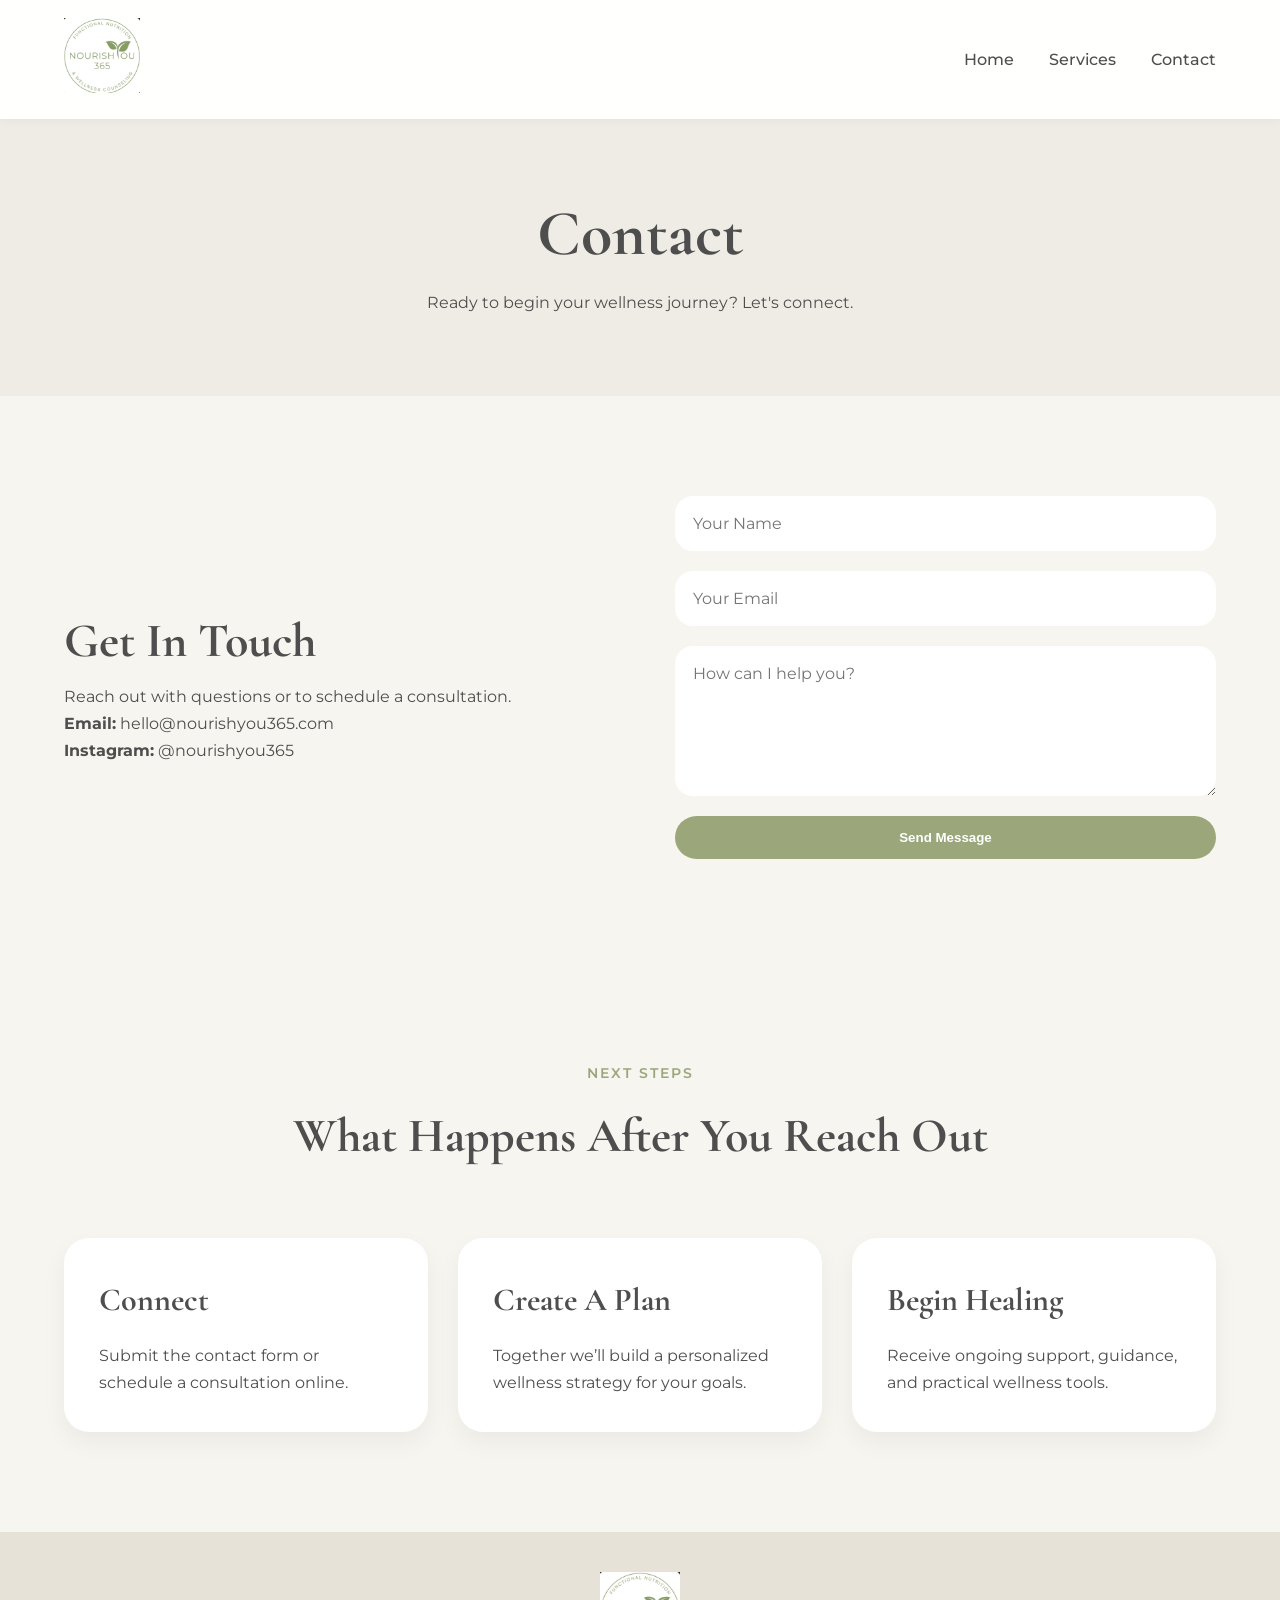
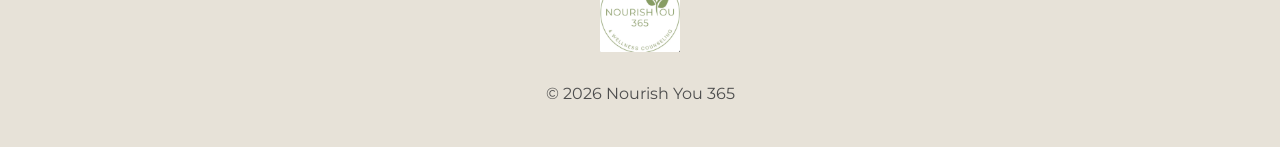
<file: contact.html>
<!DOCTYPE html>
<html lang="en">

<head>
    <meta charset="UTF-8">
    <meta name="viewport" content="width=device-width, initial-scale=1.0">
    <title>Contact | Nourish You 365</title>

    <link rel="stylesheet" href="style.css">

    <link rel="preconnect" href="https://fonts.googleapis.com">
    <link
        href="https://fonts.googleapis.com/css2?family=Cormorant+Garamond:wght@400;500;600;700&family=Montserrat:wght@300;400;500;600&display=swap"
        rel="stylesheet">
</head>

<body>

    <header class="navbar">

        <div class="container nav-container">

            <a href="index.html" class="logo">
                <img src="images/logo.png" alt="Nourish You 365 logo">
            </a>

            <nav>

                <ul class="nav-links">

                    <li><a href="index.html">Home</a></li>
                    <li><a href="services.html">Services</a></li>
                    <li><a href="contact.html">Contact</a></li>

                </ul>

            </nav>

            <div class="hamburger" id="hamburger">

                <span></span>
                <span></span>
                <span></span>

            </div>

        </div>

    </header>

    <section class="page-hero">

        <div class="container">

            <h1>Contact</h1>

            <p>
                Ready to begin your wellness journey? Let's connect.
            </p>

        </div>

    </section>

    <section class="section">

        <div class="container contact-grid">

            <div class="contact-info">

                <h2>Get In Touch</h2>

                <p>
                    Reach out with questions or to schedule a consultation.
                </p>

                <div class="contact-details">

                    <p><strong>Email:</strong> hello@nourishyou365.com</p>

                    <p><strong>Instagram:</strong> @nourishyou365</p>

                </div>

            </div>

            <form class="contact-form">

                <input type="text" placeholder="Your Name" required>

                <input type="email" placeholder="Your Email" required>

                <textarea rows="6" placeholder="How can I help you?"></textarea>

                <button type="submit" class="btn primary-btn">
                    Send Message
                </button>

            </form>

        </div>

    </section>

    <!-- NEXT STEPS -->

    <section class="section">

        <div class="container">

            <div class="section-heading">

                <span class="section-subtitle">Next Steps</span>

                <h2>What Happens After You Reach Out</h2>

            </div>

            <div class="services-grid">

                <div class="service-card">

                    <h3>Connect</h3>

                    <p>
                        Submit the contact form or schedule a consultation online.
                    </p>

                </div>

                <div class="service-card">

                    <h3>Create A Plan</h3>

                    <p>
                        Together we’ll build a personalized wellness strategy for your goals.
                    </p>

                </div>

                <div class="service-card">

                    <h3>Begin Healing</h3>

                    <p>
                        Receive ongoing support, guidance, and practical wellness tools.
                    </p>

                </div>

            </div>

        </div>

    </section>

    <footer class="footer">

        <div class="container footer-content">

            <img src="images/logo.png" alt="Nourish You 365 logo">

            <p>© 2026 Nourish You 365</p>

        </div>

    </footer>

    <script src="script.js"></script>

</body>

</html>
</file>
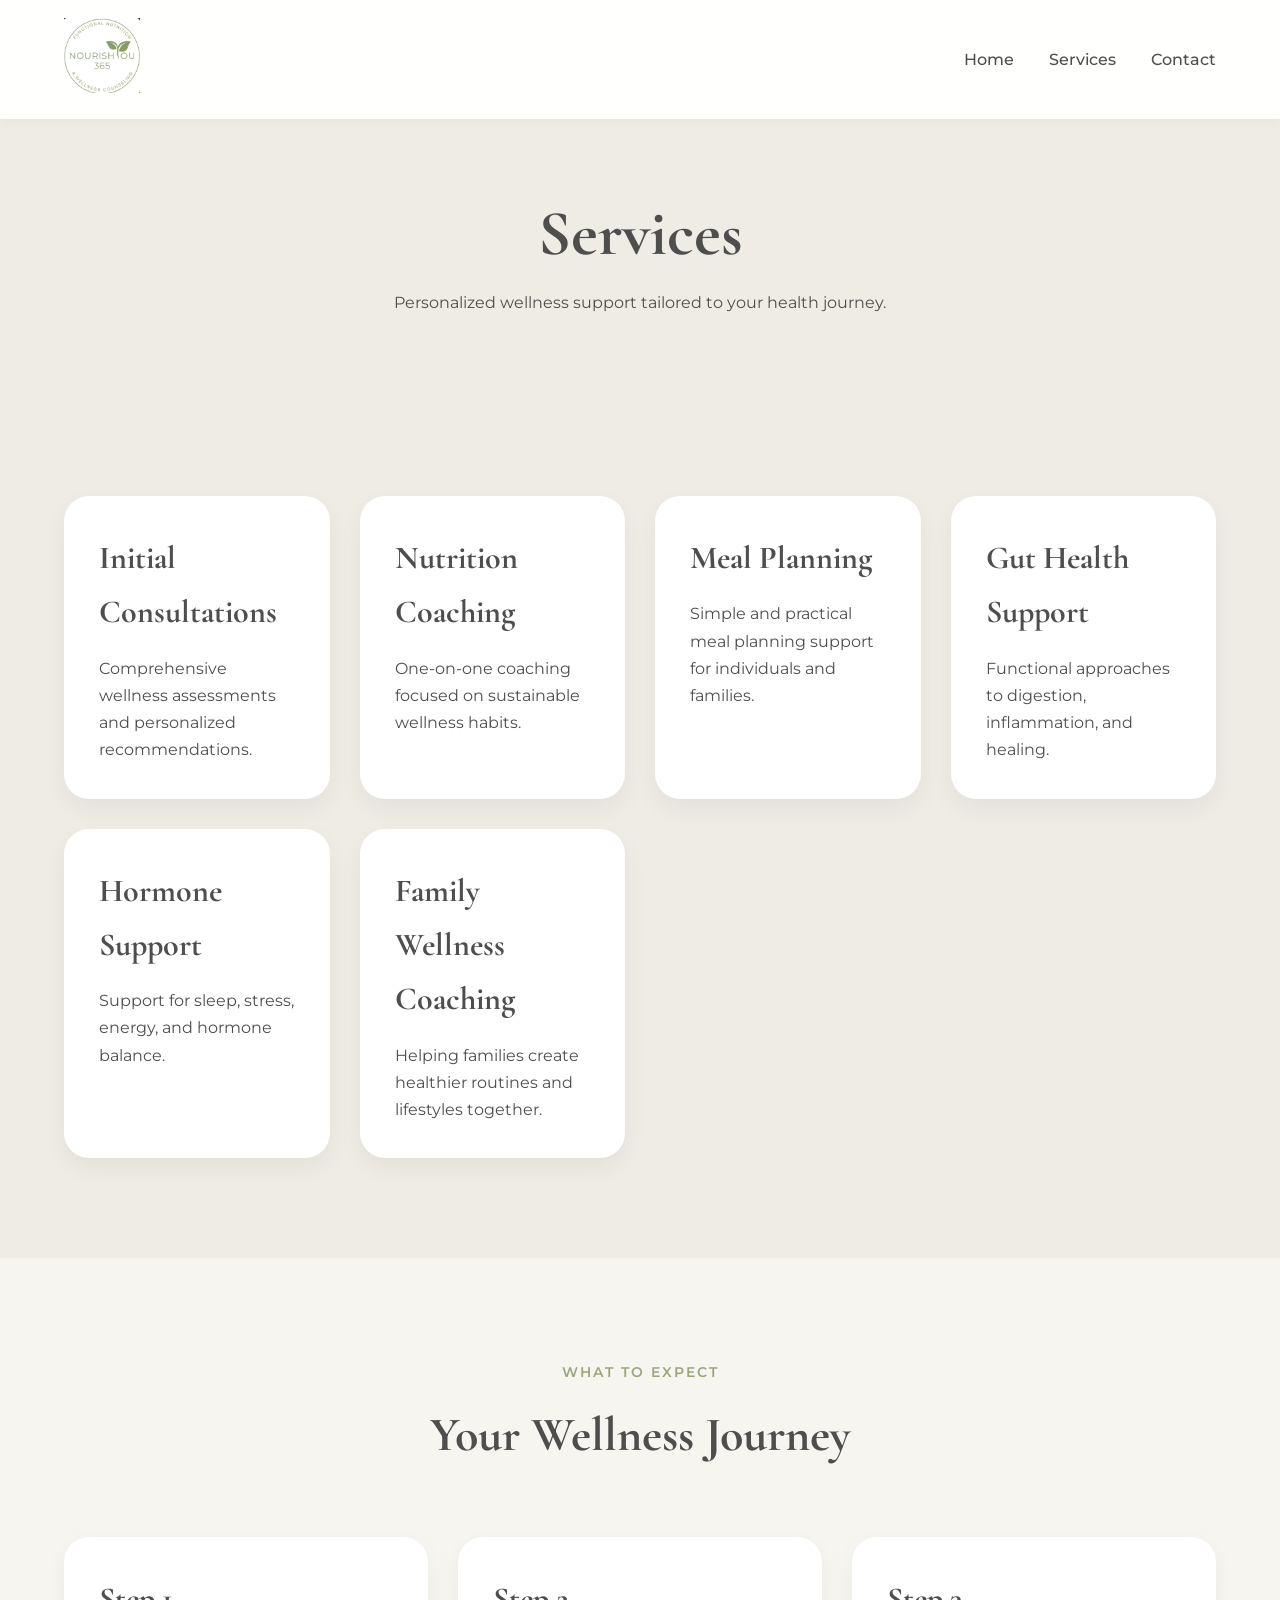
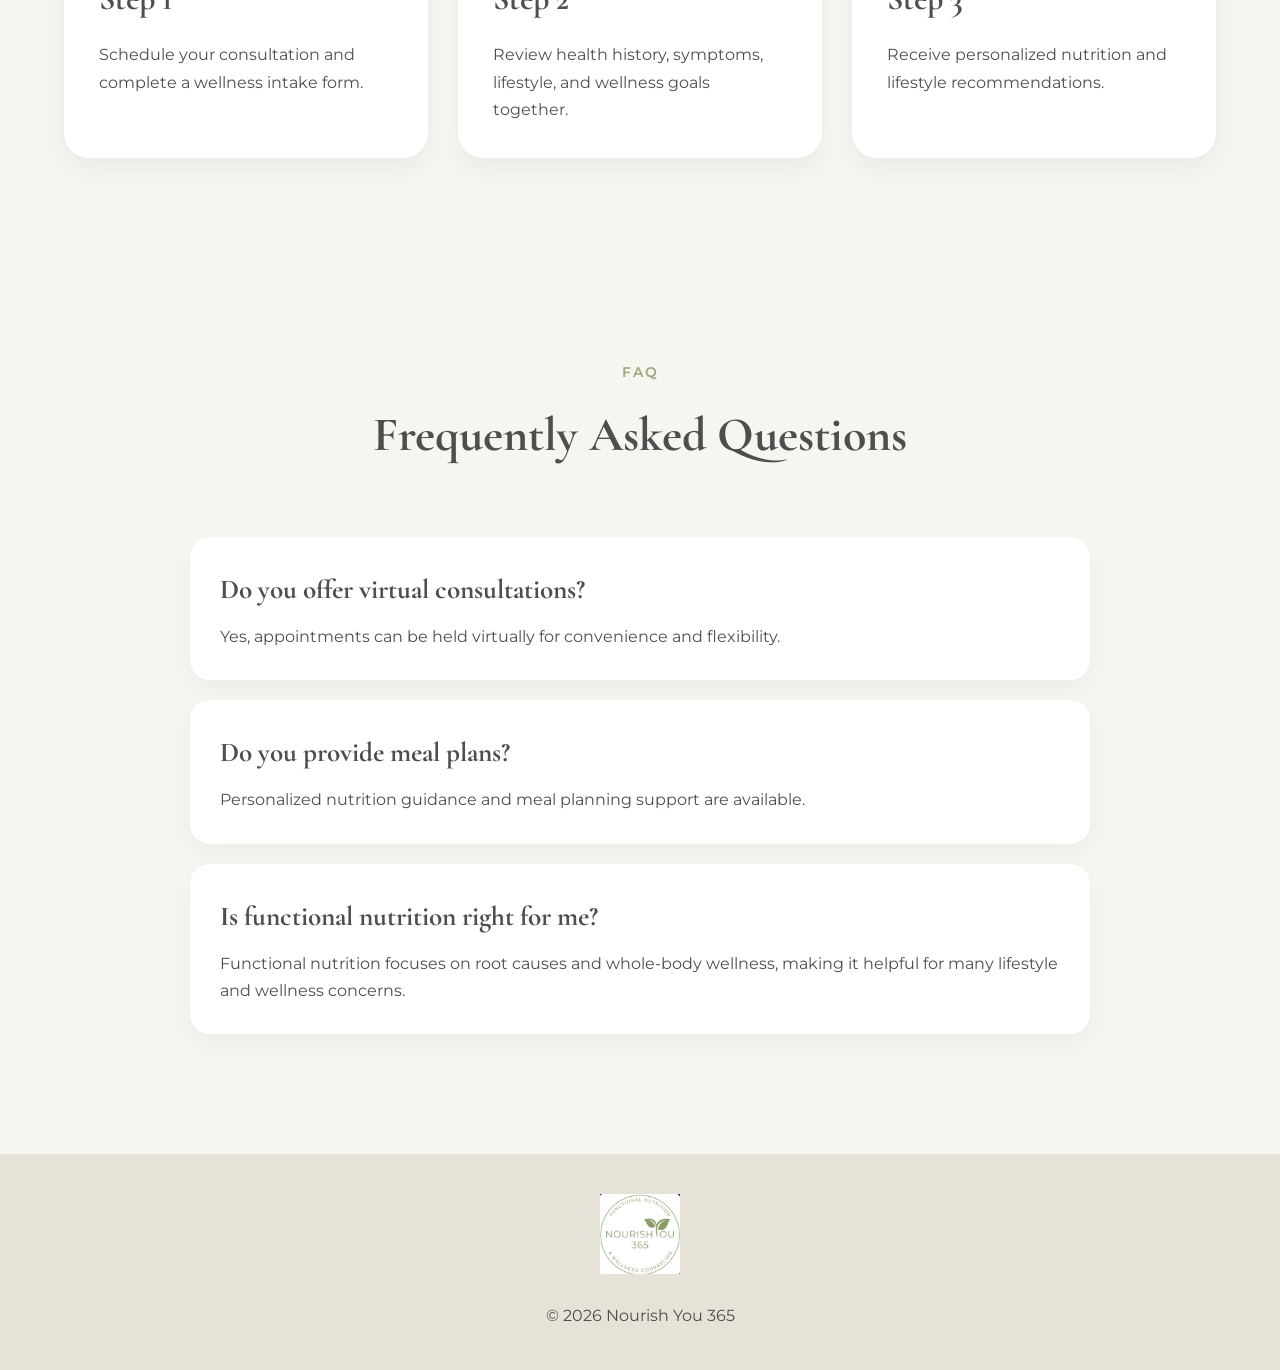
<file: services.html>
<!DOCTYPE html>
<html lang="en">

<head>
    <meta charset="UTF-8">
    <meta name="viewport" content="width=device-width, initial-scale=1.0">
    <title>Services | Nourish You 365</title>

    <link rel="stylesheet" href="style.css">

    <link rel="preconnect" href="https://fonts.googleapis.com">
    <link
        href="https://fonts.googleapis.com/css2?family=Cormorant+Garamond:wght@400;500;600;700&family=Montserrat:wght@300;400;500;600&display=swap"
        rel="stylesheet">
</head>

<body>

    <header class="navbar">

        <div class="container nav-container">

            <a href="index.html" class="logo">
                <img src="images/logo.png" alt="Nourish You 365 logo">
            </a>

            <nav>

                <ul class="nav-links">

                    <li><a href="index.html">Home</a></li>
                    <li><a href="services.html">Services</a></li>
                    <li><a href="contact.html">Contact</a></li>

                </ul>

            </nav>

            <div class="hamburger" id="hamburger">

                <span></span>
                <span></span>
                <span></span>

            </div>

        </div>

    </header>

    <section class="page-hero">

        <div class="container">

            <h1>Services</h1>

            <p>
                Personalized wellness support tailored to your health journey.
            </p>

        </div>

    </section>

    <section class="services section">

        <div class="container">

            <div class="services-grid">

                <div class="service-card">

                    <h3>Initial Consultations</h3>

                    <p>
                        Comprehensive wellness assessments and personalized recommendations.
                    </p>

                </div>

                <div class="service-card">

                    <h3>Nutrition Coaching</h3>

                    <p>
                        One-on-one coaching focused on sustainable wellness habits.
                    </p>

                </div>

                <div class="service-card">

                    <h3>Meal Planning</h3>

                    <p>
                        Simple and practical meal planning support for individuals and families.
                    </p>

                </div>

                <div class="service-card">

                    <h3>Gut Health Support</h3>

                    <p>
                        Functional approaches to digestion, inflammation, and healing.
                    </p>

                </div>

                <div class="service-card">

                    <h3>Hormone Support</h3>

                    <p>
                        Support for sleep, stress, energy, and hormone balance.
                    </p>

                </div>

                <div class="service-card">

                    <h3>Family Wellness Coaching</h3>

                    <p>
                        Helping families create healthier routines and lifestyles together.
                    </p>

                </div>

            </div>

        </div>

    </section>

    <!-- WHAT TO EXPECT -->

    <section class="section">

        <div class="container">

            <div class="section-heading">

                <span class="section-subtitle">What To Expect</span>

                <h2>Your Wellness Journey</h2>

            </div>

            <div class="services-grid">

                <div class="service-card">

                    <h3>Step 1</h3>

                    <p>
                        Schedule your consultation and complete a wellness intake form.
                    </p>

                </div>

                <div class="service-card">

                    <h3>Step 2</h3>

                    <p>
                        Review health history, symptoms, lifestyle, and wellness goals together.
                    </p>

                </div>

                <div class="service-card">

                    <h3>Step 3</h3>

                    <p>
                        Receive personalized nutrition and lifestyle recommendations.
                    </p>

                </div>

            </div>

        </div>

    </section>

    <!-- FAQ -->

    <section class="section faq-section">

        <div class="container">

            <div class="section-heading">

                <span class="section-subtitle">FAQ</span>

                <h2>Frequently Asked Questions</h2>

            </div>

            <div class="faq-container">

                <div class="faq-item">

                    <h3>Do you offer virtual consultations?</h3>

                    <p>
                        Yes, appointments can be held virtually for convenience and flexibility.
                    </p>

                </div>

                <div class="faq-item">

                    <h3>Do you provide meal plans?</h3>

                    <p>
                        Personalized nutrition guidance and meal planning support are available.
                    </p>

                </div>

                <div class="faq-item">

                    <h3>Is functional nutrition right for me?</h3>

                    <p>
                        Functional nutrition focuses on root causes and whole-body wellness,
                        making it helpful for many lifestyle and wellness concerns.
                    </p>

                </div>

            </div>

        </div>

    </section>

    <footer class="footer">

        <div class="container footer-content">

            <img src="images/logo.png" alt="Nourish You 365 logo">

            <p>© 2026 Nourish You 365</p>

        </div>

    </footer>

    <script src="script.js"></script>

</body>

</html>
</file>
<file: style.css>
* {
    margin: 0;
    padding: 0;
    box-sizing: border-box;
}

:root {
    --sage: #9BA77B;
    --dark-sage: #74825C;
    --cream: #F7F5F0;
    --soft-bg: #EFECE5;
    --text: #4E4E4E;
    --white: #FFFFFF;
}

html {
    scroll-behavior: smooth;
}

body {
    font-family: 'Montserrat', sans-serif;
    background: var(--cream);
    color: var(--text);
    line-height: 1.7;
}

h1,
h2,
h3,
h4 {
    font-family: 'Cormorant Garamond', serif;
}

.container {
    width: 90%;
    max-width: 1200px;
    margin: auto;
}

.section {
    padding: 100px 0;
}

/* NAVBAR */

.navbar {
    position: fixed;
    top: 0;
    width: 100%;
    background: rgba(255,255,255,0.96);
    z-index: 1000;
    backdrop-filter: blur(10px);
    box-shadow: 0 2px 10px rgba(0,0,0,0.04);
}

.nav-container {
    display: flex;
    justify-content: space-between;
    align-items: center;
    padding: 18px 0;
}

.logo img {
    height: 75px;
}

.nav-links {
    display: flex;
    gap: 35px;
    list-style: none;
}

.nav-links a {
    text-decoration: none;
    color: var(--text);
    font-weight: 500;
    transition: .3s;
}

.nav-links a:hover {
    color: var(--sage);
}

/* HERO */

.hero {
    height: 100vh;
    background:
        linear-gradient(rgba(0,0,0,0.35), rgba(0,0,0,0.35)),
        url('https://images.unsplash.com/photo-1490645935967-10de6ba17061?q=80&w=1600&auto=format&fit=crop');

    background-size: cover;
    background-position: center;
    display: flex;
    align-items: center;
}

.hero-content {
    color: white;
}

.hero-text h1 {
    font-size: 5rem;
    max-width: 700px;
    line-height: 1;
    margin-bottom: 25px;
    color: white;
}

.hero-text p {
    max-width: 650px;
    font-size: 1.2rem;
    margin-bottom: 35px;
}

/* PAGE HERO */

.page-hero {
    padding-top: 180px;
    padding-bottom: 80px;
    text-align: center;
    background: var(--soft-bg);
}

.page-hero h1 {
    font-size: 4rem;
}

/* BUTTONS */

.btn {
    display: inline-block;
    padding: 14px 30px;
    border-radius: 999px;
    text-decoration: none;
    transition: .3s;
    font-weight: 600;
}

.primary-btn {
    background: var(--sage);
    color: white;
}

.primary-btn:hover {
    background: var(--dark-sage);
}

.secondary-btn {
    border: 2px solid white;
    color: white;
}

.secondary-btn:hover {
    background: white;
    color: var(--text);
}

.hero-buttons {
    display: flex;
    gap: 20px;
    flex-wrap: wrap;
}

/* SECTION HEADINGS */

.section-heading {
    text-align: center;
    margin-bottom: 60px;
}

.section-subtitle {
    text-transform: uppercase;
    color: var(--sage);
    letter-spacing: 2px;
    font-size: .85rem;
    font-weight: 600;
}

.section-heading h2,
.intro-text h2,
.contact-info h2 {
    font-size: 3rem;
    margin-top: 10px;
}

/* GRID */

.intro-grid,
.contact-grid {
    display: grid;
    grid-template-columns: 1fr 1fr;
    gap: 70px;
    align-items: center;
}

/* IMAGES */

.intro-image img {
    width: 100%;
    border-radius: 25px;
    box-shadow: 0 15px 35px rgba(0,0,0,0.08);
}

/* SERVICES */

.services {
    background: var(--soft-bg);
}

.services-grid,
.blog-grid,
.testimonial-grid {
    display: grid;
    grid-template-columns: repeat(auto-fit, minmax(260px,1fr));
    gap: 30px;
}

.service-card,
.blog-card,
.testimonial-card {
    background: white;
    padding: 35px;
    border-radius: 25px;
    box-shadow: 0 10px 25px rgba(0,0,0,0.05);
}

.service-card h3,
.blog-card h3 {
    font-size: 2rem;
    margin-bottom: 15px;
}

/* FAQ */

.faq-container {
    max-width: 900px;
    margin: auto;
}

.faq-item {
    background: white;
    padding: 30px;
    border-radius: 20px;
    margin-bottom: 20px;
    box-shadow: 0 10px 25px rgba(0,0,0,0.04);
}

.faq-item h3 {
    margin-bottom: 10px;
    font-size: 1.7rem;
}

/* CONTACT */

.contact-form {
    display: flex;
    flex-direction: column;
    gap: 20px;
}

.contact-form input,
.contact-form textarea {
    padding: 18px;
    border: none;
    border-radius: 18px;
    font-family: inherit;
    font-size: 1rem;
}

.contact-form button {
    border: none;
    cursor: pointer;
}

/* CTA */

.cta {
    background: var(--sage);
    color: white;
    text-align: center;
    padding: 100px 0;
}

.cta h2 {
    font-size: 3rem;
    margin-bottom: 20px;
}

.cta p {
    max-width: 700px;
    margin: auto auto 35px;
}

/* FOOTER */

.footer {
    background: #E7E2D8;
    text-align: center;
    padding: 40px 0;
}

.footer img {
    height: 80px;
    margin-bottom: 20px;
}

.copyright {
    margin-top: 10px;
}

/* MOBILE */

.hamburger {
    display: none;
    flex-direction: column;
    gap: 5px;
    cursor: pointer;
}

.hamburger span {
    width: 28px;
    height: 3px;
    background: var(--text);
    border-radius: 10px;
}

@media (max-width: 900px) {

    .intro-grid,
    .contact-grid {
        grid-template-columns: 1fr;
    }

    .hero-text h1,
    .page-hero h1 {
        font-size: 3.5rem;
    }

    .nav-links {
        position: absolute;
        top: 100%;
        right: 0;
        background: white;
        width: 100%;
        flex-direction: column;
        padding: 30px;
        display: none;
    }

    .nav-links.active {
        display: flex;
    }

    .hamburger {
        display: flex;
    }
}

@media (max-width: 600px) {

    .hero-text h1,
    .page-hero h1 {
        font-size: 2.7rem;
    }

    .section-heading h2,
    .intro-text h2,
    .contact-info h2,
    .cta h2 {
        font-size: 2.2rem;
    }

    .hero-buttons {
        flex-direction: column;
    }
}
</file>
